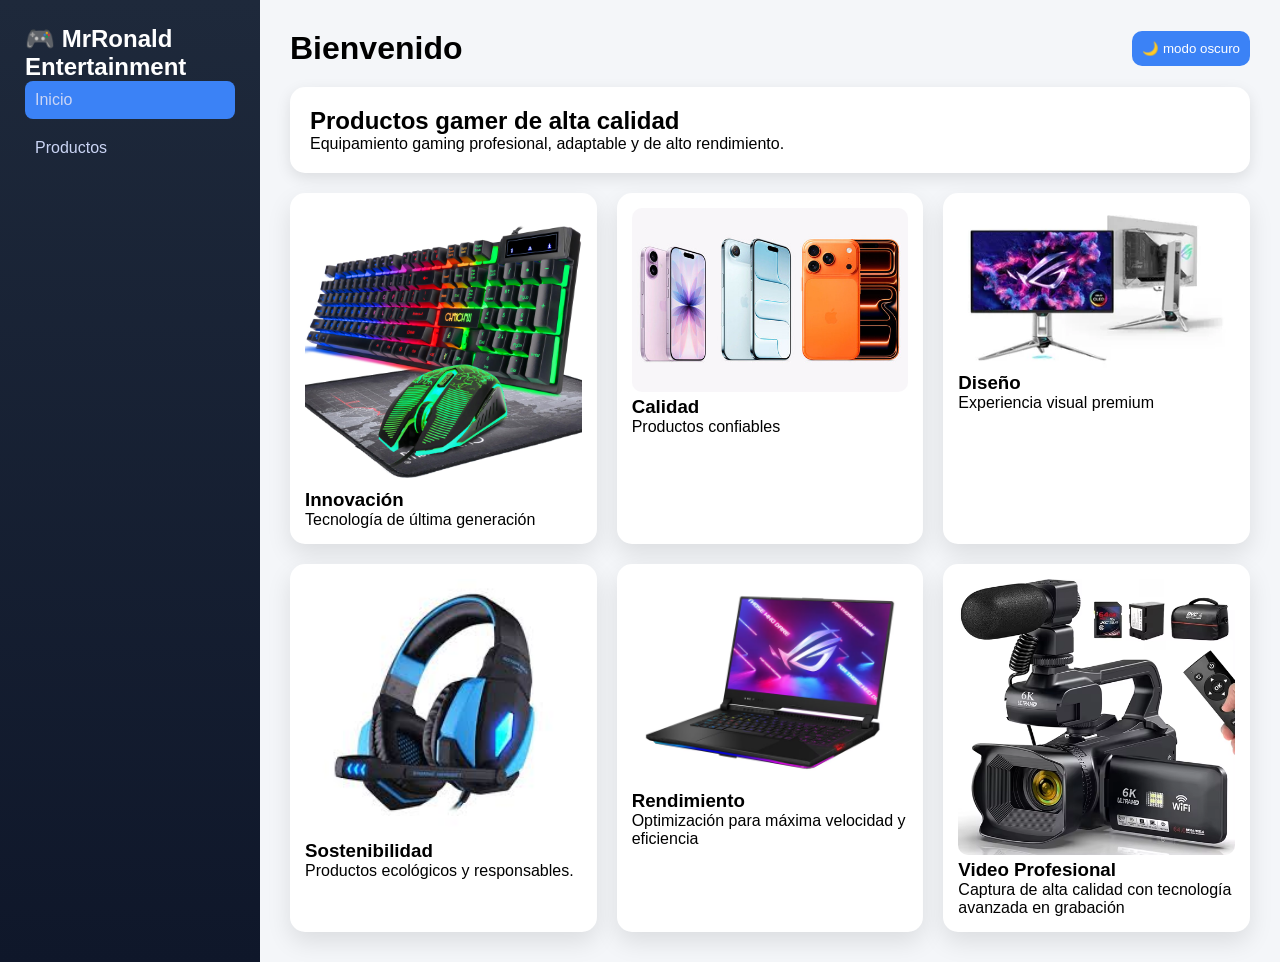
<file: Proyecto final/index.html>
<!DOCTYPE html>
<html lang="es">
<head>
<meta charset="UTF-8">
<meta name="viewport" content="width=device-width, initial-scale=1.0">
<title>MrRonald Studios</title>
<link rel="stylesheet" href="css/estilos.css">
</head>
<body>

<div class="layout">

<aside class="sidebar">
<h2>🎮 MrRonald Entertainment</h2>
<nav>
<a href="index.html" class="active">Inicio</a>
<a href="productos.html">Productos</a>
</nav>
</aside>

<main class="main">
<header class="header">
<h1>Bienvenido</h1>
<button id="toggleTheme" class="btn-theme">🌙 modo oscuro</button>
</header>

<section class="hero">
<h2>Productos gamer de alta calidad</h2>
<p>Equipamiento gaming profesional, adaptable y de alto rendimiento.</p>
</section>

<section class="cards">
<div class="card">
<img src="img/img1.jpg" alt="Tecnología de última generación representando innovación en productos gaming">
<h3>Innovación</h3>
<p>Tecnología de última generación</p>
</div>

<div class="card">
<img src="img/img2.jpg" alt="Productos gaming confiables demostrando quality y durabilidad">
<h3>Calidad</h3>
<p>Productos confiables</p>
</div>

<div class="card">
<img src="img/img3.jpg" alt="Diseño premium gaming con experiencia visual de alta calidad">
<h3>Diseño</h3>
<p>Experiencia visual premium</p>
</div>

<div class="card">
<img src="img/img4.jpg" alt="Producto 4">
<h3>Sostenibilidad</h3>
<p>Productos ecológicos y responsables.</p>
</div>

<div class="card">
    <img src="img/img5.jpg" alt="Equipo gaming optimizado para máxima velocidad y eficiencia de rendimiento">
    <h3>Rendimiento</h3>
    <p>Optimización para máxima velocidad y eficiencia</p>
</div>

<div class="card">
    <img src="img/img6.jpg" alt="Equipo de captura de video profesional con tecnología avanzada para grabación de alta calidad">
    <h3>Video Profesional</h3>
    <p>Captura de alta calidad con tecnología avanzada en grabación</p>
</div>
</section>
</main>

</div>

<script src="js/script.js"></script>
</body>
</html>
</file>
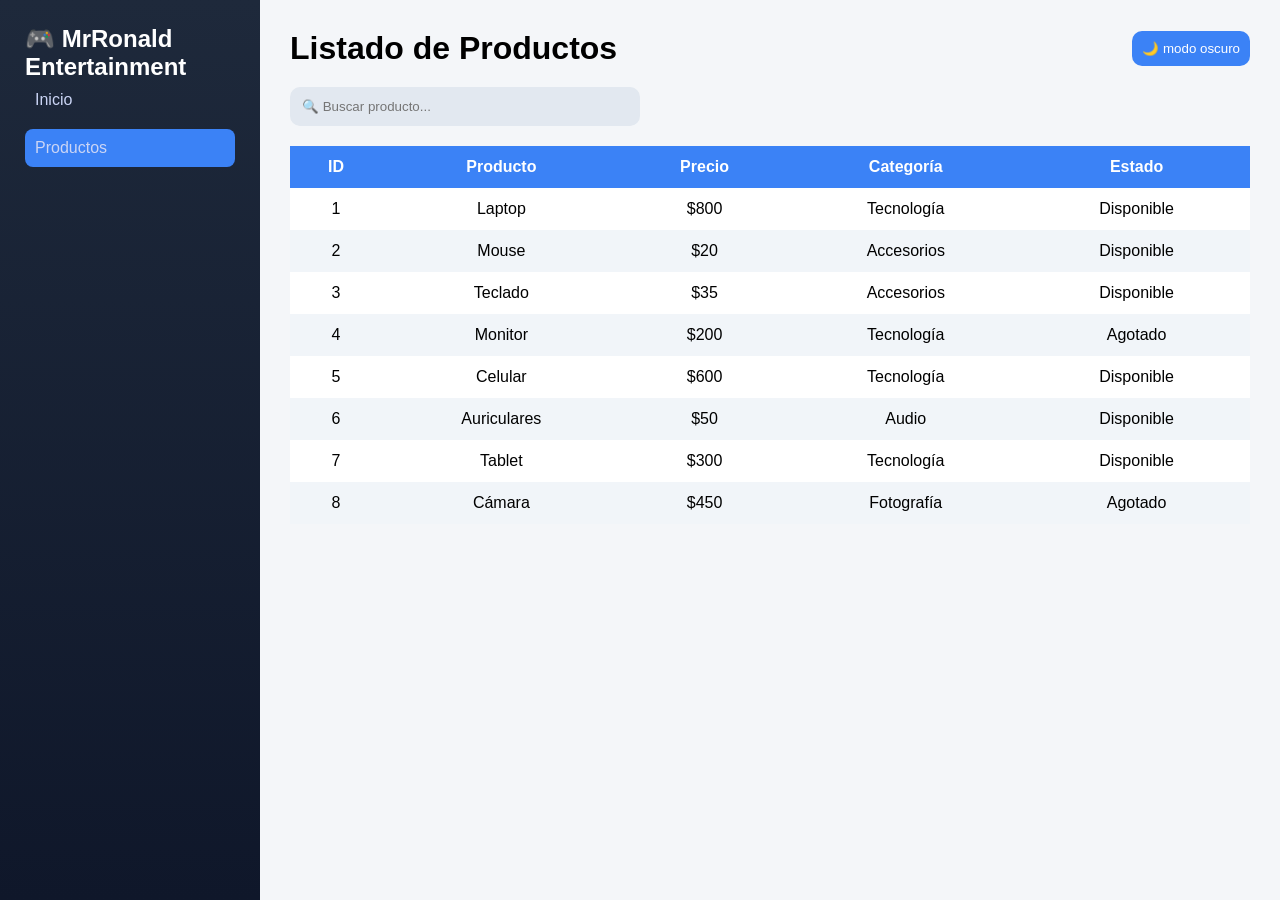
<file: Proyecto final/productos.html>
<!DOCTYPE html>
<html lang="es">
<head>
<meta charset="UTF-8">
<meta name="viewport" content="width=device-width, initial-scale=1.0">
<title>Productos</title>
<link rel="stylesheet" href="css/estilos.css">
</head>
<body>

<div class="layout">

<aside class="sidebar">
<h2>🎮 MrRonald Entertainment</h2>
<nav>
<a href="index.html">Inicio</a>
<a href="productos.html" class="active">Productos</a>
</nav>
</aside>

<main class="main">
<header class="header">
<h1>Listado de Productos</h1>
<button id="toggleTheme" class="btn-theme">🌙 modo oscuro</button>
</header>

<div class="search-container">
<input type="text" id="search" placeholder="🔍 Buscar producto...">
</div>

<section class="tabla-container">
<table id="tablaProductos">
<thead>
<tr>
<th>ID</th>
<th>Producto</th>
<th>Precio</th>
<th>Categoría</th>
<th>Estado</th>
</tr>
</thead>
<tbody>
<tr><td>1</td><td>Laptop</td><td>$800</td><td>Tecnología</td><td>Disponible</td></tr>
<tr><td>2</td><td>Mouse</td><td>$20</td><td>Accesorios</td><td>Disponible</td></tr>
<tr><td>3</td><td>Teclado</td><td>$35</td><td>Accesorios</td><td>Disponible</td></tr>
<tr><td>4</td><td>Monitor</td><td>$200</td><td>Tecnología</td><td>Agotado</td></tr>
<tr><td>5</td><td>Celular</td><td>$600</td><td>Tecnología</td><td>Disponible</td></tr>
<tr><td>6</td><td>Auriculares</td><td>$50</td><td>Audio</td><td>Disponible</td></tr>
<tr><td>7</td><td>Tablet</td><td>$300</td><td>Tecnología</td><td>Disponible</td></tr>
<tr><td>8</td><td>Cámara</td><td>$450</td><td>Fotografía</td><td>Agotado</td></tr>
</tbody>
</table>
</section>
</main>

</div>

<script src="js/script.js"></script>
</body>
</html>
</file>
<file: Proyecto final/css/estilos.css>
*{margin:0;padding:0;box-sizing:border-box;font-family:'Segoe UI',sans-serif}
body{background:#f4f6f9;transition:0.3s}
.layout{display:flex;min-height:100vh}
.sidebar{width:260px;background:linear-gradient(180deg,#1e293b,#0f172a);color:white;padding:25px}
.sidebar nav a{display:block;padding:10px;margin-bottom:10px;color:#cbd5f5;text-decoration:none;border-radius:8px}
.sidebar nav a:hover,.active{background:#3b82f6;color:white}
.main{flex:1;padding:30px}

.header{display:flex;justify-content:space-between;align-items:center}

.btn-theme{background:#3b82f6;border:none;padding:10px;border-radius:10px;color:white;cursor:pointer}

.hero{margin-top:20px;padding:20px;background:white;border-radius:15px;box-shadow:0 5px 15px rgba(0,0,0,0.1)}

.cards{display:grid;grid-template-columns:repeat(auto-fit,minmax(250px,1fr));gap:20px;margin-top:20px}
.card{background:white;padding:15px;border-radius:15px;box-shadow:0 10px 25px rgba(0,0,0,0.1);transition:0.3s}
.card:hover{transform:translateY(-5px)}
.card img{width:100%;border-radius:10px}

.search-container{margin-top:20px}
.search-container input{padding:12px;width:100%;max-width:350px;border-radius:10px;border:none;background:#e2e8f0}

.tabla-container{margin-top:20px;overflow-x:auto}
table{width:100%;border-collapse:collapse;background:white;border-radius:10px}
th{background:#3b82f6;color:white;cursor:pointer}
th,td{padding:12px;text-align:center}
tr:nth-child(even){background:#f1f5f9}
tr:hover{background:#e2e8f0}

body.dark{background:#0f172a;color:white}
body.dark .card,body.dark table,body.dark .hero{background:#1e293b;color:white}
body.dark tr:nth-child(even){background:#334155}

@media(max-width:768px){.layout{flex-direction:column}.sidebar{width:100%;text-align:center}}
</file>
